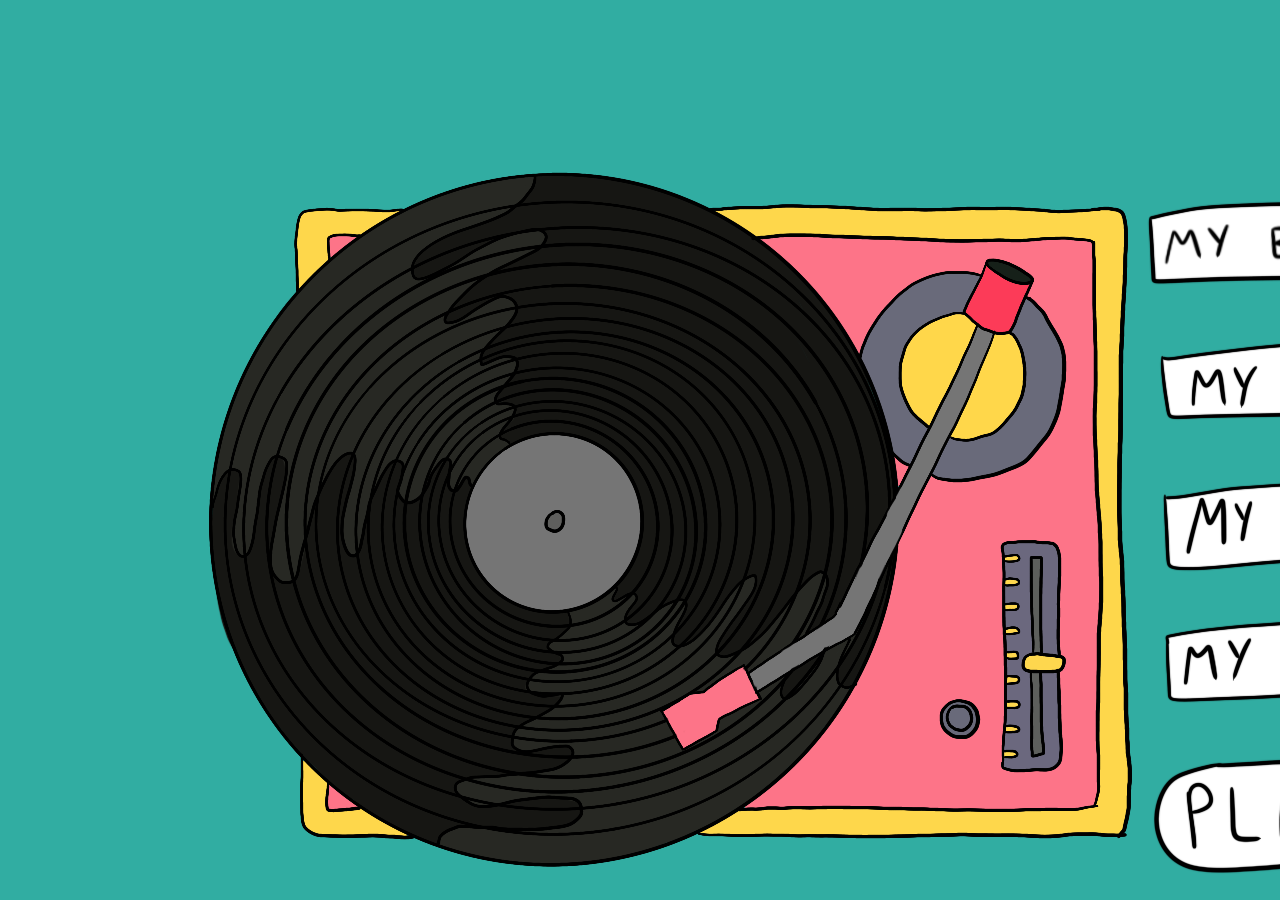
<file: index.html>
<!DOCTYPE html>
<html lang="en">
  <head>
    <meta charset="UTF-8">
    <meta name="viewport" content="width=device-width, initial-scale=0.75">
    <meta http-equiv="X-UA-Compatible" content="ie=edge">
    <title>collections</title>
    <link rel="stylesheet" href="home.css">
  </head>
  <body>
    <button type="button" class="play-one" onclick="window.location.href='main.html#one';">Play one</button>
    <button type="button" class="play-two" onclick="window.location.href='main.html#two';">Play two</button>
    <button type="button" class="play-three" onclick="window.location.href='main.html#three';">Play three</button>
    <button type="button" class="play-four" onclick="window.location.href='main.html#four';">Play four</button>
    <button type="button" class="play-all" onclick="window.location.href='main.html#one';">Play All</button>


  </body>
</html>
</file>
<file: home.css>
body {
  background: url('Untitled_Artwork 92.png');
}

button {
  opacity: 0;
}

button.play-all {
  font-size: 30px;
  position: absolute;
  margin-left: 1150px;
  margin-top: 770px;
  width: 470px;
  height: 100px;

}

button.play-one {
  font-size: 30px;
  position: absolute;
  margin-left: 1150px;
  margin-top: 200px;
  width: 450px;
  height: 70px

}

button.play-two {
  font-size: 30px;
  position: absolute;
  margin-left: 1150px;
  margin-top: 330px;
  width: 450px;
  height: 70px

}

button.play-three {
  font-size: 30px;
  position: absolute;
  margin-left: 1150px;
  margin-top: 470px;
  width: 450px;
  height: 70px

}

button.play-four {
  font-size: 30px;
  position: absolute;
  margin-left: 1150px;
  margin-top: 620px;
  width: 450px;
  height: 70px

}
</file>
